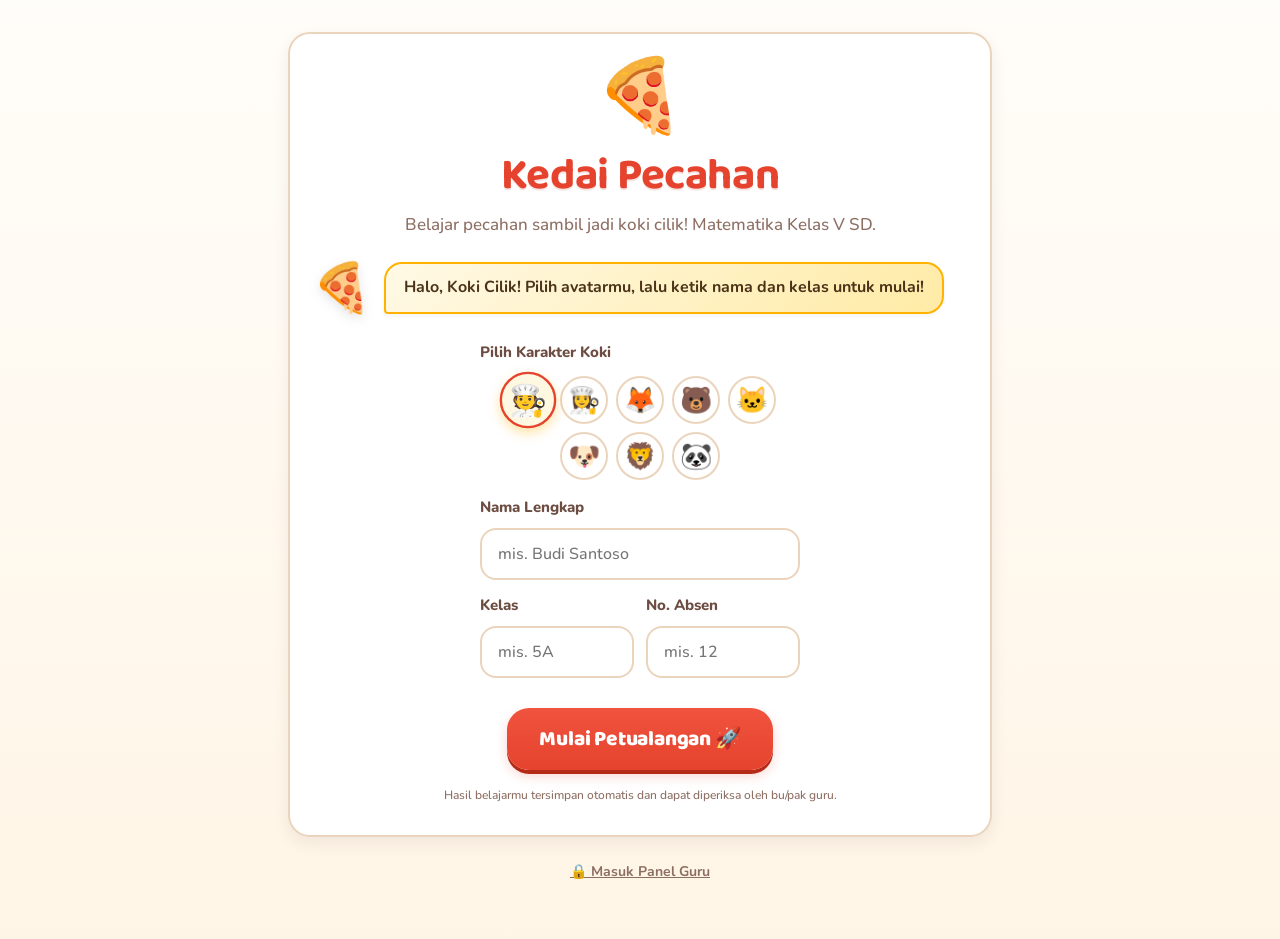
<file: index.html>
<!DOCTYPE html>
<html lang="id">
<head>
<meta charset="utf-8">
<meta name="viewport" content="width=device-width, initial-scale=1, viewport-fit=cover">
<meta name="theme-color" content="#E5432D">
<title>Kedai Pecahan - Game Edukasi Matematika</title>
<link rel="icon" href="data:image/svg+xml,<svg xmlns=%22http://www.w3.org/2000/svg%22 viewBox=%220 0 100 100%22><text y=%22.9em%22 font-size=%2290%22>🍕</text></svg>">
<link rel="preconnect" href="https://fonts.googleapis.com">
<link rel="preconnect" href="https://fonts.gstatic.com" crossorigin>
<link href="https://fonts.googleapis.com/css2?family=Baloo+2:wght@600;700;800&family=Nunito:wght@500;700;800&display=swap" rel="stylesheet">
<link rel="stylesheet" href="style.css">
</head>
<body>
<div id="app"></div>
<noscript>Aktifkan JavaScript untuk memainkan Kedai Pecahan.</noscript>
<script src="config.js"></script>
<script src="data.js"></script>
<script src="xlsx.js"></script>
<script src="storage.js"></script>
<script src="guru.js"></script>
<script src="app.js"></script>
</body>
</html>
</file>
<file: style.css>
/* =========================================================
   Kedai Pecahan: Web Game Edukasi Pecahan (Kelas V)
   Style Sheet - Modern, Playful, Kid-Friendly & Accessible
   ========================================================= */

:root {
  --bg: #FFF9F0;
  --bg-gradient: linear-gradient(180deg, #FFFDF9 0%, #FFF5E6 100%);
  --card: #FFFFFF;
  --card-subtle: #FFF8EE;
  --ink: #3E2723;
  --ink-light: #6D4C41;
  --mut: #8D6E63;
  --line: #EBD4BC;
  --line-strong: #D7BFA5;
  
  /* Palette Tematik: Kedai Pizza & Koki */
  --tom: #E5432D;
  --tom-hover: #F0533E;
  --tom-shadow: #B52B18;
  --bas: #27AE60;
  --bas-hover: #2ECC71;
  --bas-shadow: #1E8449;
  --che: #FFB300;
  --che-light: #FFF8E1;
  --che-shadow: #D68910;
  --slice: #FDE8C4;
  --slice-border: #8D5B4C;
  --crust: #8D4925;
  
  /* Status Chips */
  --gnb: #D5F5E3;
  --gn-text: #196F3D;
  --ylb: #FCF3CF;
  --yl-text: #9A7D0A;
  --rdb: #FADBD8;
  --rd-text: #943126;
  --gyb: #EAECEE;
  --gy-text: #5D6D7E;
  
  /* Map & Tile Theme Variables */
  --mis-bg: linear-gradient(135deg, #FFF8EE 0%, #FFF1DC 100%);
  --tile-ok-bg: linear-gradient(180deg, #FFFFFF 0%, #F0FBF4 100%);
  --tile-em-color: #D9531E;
  
  --shadow-sm: 0 2px 4px rgba(62, 39, 35, 0.05);
  --shadow-md: 0 6px 16px rgba(62, 39, 35, 0.08);
  --shadow-lg: 0 12px 28px rgba(62, 39, 35, 0.12);
  --radius-sm: 10px;
  --radius-md: 16px;
  --radius-lg: 22px;
  --radius-full: 9999px;
  
  color-scheme: light;
  padding-top: env(safe-area-inset-top, 0px);
  padding-bottom: env(safe-area-inset-bottom, 0px);
}

@media (prefers-color-scheme: dark) {
  :root {
    --bg: #221814;
    --bg-gradient: linear-gradient(180deg, #2A1E19 0%, #1D1410 100%);
    --card: #31231D;
    --card-subtle: #3D2D26;
    --ink: #FFF3E0;
    --ink-light: #E0CFC5;
    --mut: #BCAAA4;
    --line: #523D34;
    --line-strong: #6B5247;
    --slice: #563C2E;
    --slice-border: #FFE082;
    --gnb: #1E4620;
    --gn-text: #A9DFBF;
    --ylb: #4A3B12;
    --yl-text: #F9E79F;
    --rdb: #4A1B16;
    --rd-text: #F5B7B1;
    --gyb: #373330;
    --gy-text: #D5D8DC;
    --che-light: #4A3816;
    --mis-bg: linear-gradient(135deg, #3D2D26 0%, #35231B 100%);
    --tile-ok-bg: linear-gradient(180deg, #31231D 0%, #1E3F28 100%);
    --tile-em-color: #FFA726;
    --shadow-md: 0 6px 18px rgba(0, 0, 0, 0.35);
    color-scheme: dark;
  }
}

* {
  box-sizing: border-box;
  -webkit-tap-highlight-color: transparent;
}

html {
  scroll-behavior: smooth;
  scroll-padding-top: 80px;
}

body {
  margin: 0;
  background: var(--bg);
  background-image: var(--bg-gradient);
  min-height: 100vh;
  color: var(--ink);
  font: 500 17px/1.55 'Nunito', system-ui, -apple-system, sans-serif;
  text-rendering: optimizeLegibility;
  -webkit-font-smoothing: antialiased;
}

/* ================= Container ================= */
#app {
  max-width: 740px;
  margin: 0 auto;
  padding: 16px 18px 48px;
  min-height: 100vh;
}

#app.wide {
  max-width: 1140px;
}

/* ================= Tipografi ================= */
h1, h2, h3, .btn, .tile b, .stat b, .hdr-title, .brand {
  font-family: 'Baloo 2', system-ui, sans-serif;
  letter-spacing: -0.01em;
}

h1 {
  font-size: clamp(32px, 6vw, 44px);
  line-height: 1.1;
  margin: 8px 0 12px;
  color: var(--tom);
  text-shadow: 0 2px 0 rgba(181, 43, 24, 0.12);
}

h2 {
  font-size: 24px;
  margin: 24px 0 12px;
  color: var(--ink);
  display: flex;
  align-items: center;
  gap: 8px;
}

h3 {
  font-size: 20px;
  margin: 16px 0 8px;
}

p {
  margin: 8px 0;
}

.mut { color: var(--mut); }
.sm { font-size: 14px; }
.xs { font-size: 12px; }
.c { text-align: center; }
.bold { font-weight: 700; }

/* ================= Header ================= */
header {
  display: flex;
  justify-content: space-between;
  align-items: center;
  gap: 12px;
  padding: 10px 16px;
  margin: -6px -6px 20px -6px;
  background: var(--card);
  border: 2px solid var(--line);
  border-radius: var(--radius-lg);
  box-shadow: var(--shadow-sm);
  position: sticky;
  top: 10px;
  z-index: 50;
  -webkit-backdrop-filter: blur(8px);
  backdrop-filter: blur(8px);
}

.brand {
  display: flex;
  align-items: center;
  gap: 8px;
  font-size: 20px;
  font-weight: 800;
  color: var(--tom);
  cursor: pointer;
  border: 0;
  background: none;
  padding: 0;
  text-decoration: none;
}

.brand:hover {
  transform: scale(1.02);
}

.hdr-user {
  display: inline-flex;
  align-items: center;
  gap: 6px;
  background: var(--che-light);
  border: 1.5px solid var(--che);
  color: #7D4E00;
  padding: 4px 12px;
  border-radius: var(--radius-full);
  font-size: 14px;
  font-weight: 700;
}

.hdr-right {
  display: flex;
  align-items: center;
  gap: 8px;
}

.star-badge {
  display: inline-flex;
  align-items: center;
  gap: 4px;
  background: var(--che-light);
  border: 1.5px solid var(--che);
  color: #8C5300;
  font-family: 'Baloo 2', sans-serif;
  font-weight: 800;
  font-size: 16px;
  padding: 3px 10px;
  border-radius: var(--radius-full);
}

@media (prefers-color-scheme: dark) {
  .hdr-user, .star-badge {
    color: #FFE082;
  }
}

/* ================= Kartu (Card) ================= */
.card {
  background: var(--card);
  border: 2px solid var(--line);
  border-radius: var(--radius-lg);
  padding: 22px;
  margin: 16px 0;
  box-shadow: var(--shadow-md);
  position: relative;
  transition: box-shadow 0.2s ease, border-color 0.2s ease;
}

.card:hover {
  border-color: var(--line-strong);
}

.card.highlight {
  border-color: var(--che);
  background: linear-gradient(180deg, var(--card) 0%, var(--card-subtle) 100%);
}

.card h2 {
  margin-top: 0;
}

.logo {
  font-size: 72px;
  line-height: 1;
  margin: 4px 0 12px;
  display: inline-block;
  animation: floatMascot 3s ease-in-out infinite;
}

/* ================= Tombol (Buttons) ================= */
.btn {
  display: inline-flex;
  align-items: center;
  justify-content: center;
  gap: 8px;
  background: linear-gradient(180deg, var(--tom-hover) 0%, var(--tom) 100%);
  color: #FFFFFF;
  border: 0;
  border-radius: var(--radius-md);
  padding: 12px 24px;
  font-size: 18px;
  font-weight: 800;
  cursor: pointer;
  min-height: 48px;
  box-shadow: 0 4px 0 var(--tom-shadow), 0 6px 12px rgba(229, 67, 45, 0.22);
  transition: transform 0.1s ease, box-shadow 0.1s ease, filter 0.15s ease;
  -webkit-user-select: none;
  user-select: none;
  text-decoration: none;
}

.btn:hover {
  filter: brightness(1.05);
  transform: translateY(-1px);
  box-shadow: 0 5px 0 var(--tom-shadow), 0 8px 16px rgba(229, 67, 45, 0.28);
}

.btn:active {
  transform: translateY(3px);
  box-shadow: 0 1px 0 var(--tom-shadow), 0 2px 4px rgba(229, 67, 45, 0.2);
}

.btn.g {
  background: linear-gradient(180deg, var(--bas-hover) 0%, var(--bas) 100%);
  box-shadow: 0 4px 0 var(--bas-shadow), 0 6px 12px rgba(39, 174, 96, 0.22);
}

.btn.g:hover {
  box-shadow: 0 5px 0 var(--bas-shadow), 0 8px 16px rgba(39, 174, 96, 0.28);
}

.btn.g:active {
  box-shadow: 0 1px 0 var(--bas-shadow);
}

.btn.big {
  font-size: 21px;
  padding: 14px 32px;
  min-height: 54px;
  border-radius: var(--radius-lg);
}

.btn:disabled {
  opacity: 0.55;
  cursor: not-allowed;
  transform: none !important;
  box-shadow: none !important;
}

.ghost {
  display: inline-flex;
  align-items: center;
  justify-content: center;
  gap: 6px;
  background: var(--card);
  color: var(--ink);
  border: 2px solid var(--line);
  border-radius: var(--radius-md);
  padding: 8px 18px;
  font: inherit;
  font-weight: 700;
  font-size: 16px;
  cursor: pointer;
  min-height: 42px;
  box-shadow: 0 2px 0 var(--line);
  transition: all 0.15s ease;
  -webkit-user-select: none;
  user-select: none;
}

.ghost:hover {
  background: var(--card-subtle);
  border-color: var(--line-strong);
  transform: translateY(-1px);
}

.ghost:active {
  transform: translateY(2px);
  box-shadow: none;
}

.ghost.sel {
  border-color: var(--bas);
  background: var(--gnb);
  color: var(--gn-text);
  font-weight: 800;
  box-shadow: 0 2px 0 var(--bas);
}

.ghost.sm {
  padding: 4px 12px;
  font-size: 14px;
  min-height: 36px;
  border-radius: var(--radius-sm);
}

.ghost.sy {
  padding: 2px 10px;
  min-height: 34px;
  font-size: 16px;
}

.lnk {
  background: none;
  border: 0;
  color: var(--mut);
  font: inherit;
  font-size: 14px;
  font-weight: 700;
  text-decoration: underline;
  cursor: pointer;
  padding: 8px 12px;
  border-radius: var(--radius-sm);
  transition: color 0.15s ease;
}

.lnk:hover {
  color: var(--tom);
}

.btn:focus-visible,
.ghost:focus-visible,
.tile:focus-visible,
.sl:focus-visible,
.mc:focus-visible,
input:focus-visible,
select:focus-visible,
.lnk:focus-visible,
.tb:focus-visible,
.rw:focus-visible {
  outline: 3px solid var(--che);
  outline-offset: 2px;
}

.row {
  display: flex;
  gap: 12px;
  flex-wrap: wrap;
  justify-content: center;
  align-items: center;
  margin: 16px 0;
}

/* ================= Form & Input ================= */
.form {
  max-width: 320px;
  margin: 16px auto;
  text-align: left;
}

.form label {
  display: block;
  font-weight: 800;
  font-size: 15px;
  margin-bottom: 4px;
  color: var(--ink-light);
}

input[type="text"],
input[type="password"],
select {
  font: inherit;
  font-size: 16px;
  padding: 12px 16px;
  border-radius: var(--radius-md);
  border: 2px solid var(--line);
  background: var(--card);
  color: var(--ink);
  width: 100%;
  margin: 4px 0 14px;
  transition: border-color 0.2s ease, box-shadow 0.2s ease;
}

input[type="text"]:focus,
input[type="password"]:focus,
select:focus {
  border-color: var(--tom);
  box-shadow: 0 0 0 3px rgba(229, 67, 45, 0.15);
  outline: none;
}

.two {
  display: grid;
  grid-template-columns: 1fr 1fr;
  gap: 12px;
}

input[type="range"] {
  width: 100%;
  height: 10px;
  border-radius: var(--radius-full);
  background: var(--line);
  accent-color: var(--tom);
  cursor: pointer;
  margin: 12px 0;
}

/* Avatar Selector */
.avatar-grid {
  display: flex;
  gap: 8px;
  justify-content: center;
  flex-wrap: wrap;
  margin: 12px 0 16px;
}

.avatar-btn {
  width: 48px;
  height: 48px;
  border-radius: var(--radius-full);
  border: 2px solid var(--line);
  background: var(--card);
  font-size: 26px;
  display: inline-flex;
  align-items: center;
  justify-content: center;
  cursor: pointer;
  transition: all 0.15s ease;
}

.avatar-btn:hover {
  transform: scale(1.12);
  border-color: var(--che);
}

.avatar-btn.sel {
  border-color: var(--tom);
  background: var(--che-light);
  transform: scale(1.18);
  box-shadow: 0 4px 10px rgba(255, 179, 0, 0.35);
}

/* ================= Pico Mascot ================= */
.pico {
  display: flex;
  gap: 12px;
  align-items: center;
  margin: 12px 0;
  animation: popIn 0.3s ease-out;
}

.pi {
  font-size: 48px;
  flex: none;
  filter: drop-shadow(0 4px 6px rgba(0,0,0,0.1));
}

.bub {
  background: linear-gradient(135deg, #FFF9E6 0%, #FFEBA6 100%);
  color: #4A3319;
  border: 2px solid var(--che);
  border-radius: 18px 18px 18px 4px;
  padding: 12px 18px;
  font-weight: 700;
  font-size: 16px;
  line-height: 1.45;
  box-shadow: var(--shadow-sm);
  position: relative;
}

.bub b, .bub strong {
  color: #7D4E00;
}

@media (prefers-color-scheme: dark) {
  .bub {
    background: linear-gradient(135deg, #4A3816 0%, #3B2B0C 100%);
    color: #FFF3E0;
    border-color: #F1C40F;
  }
  .bub b, .bub strong {
    color: #FFE082;
  }
}

/* ================= Grid & Mission Tiles ================= */
.grid {
  display: grid;
  grid-template-columns: repeat(3, 1fr);
  gap: 14px;
  margin: 12px 0 20px;
}

.tile {
  background: var(--card);
  border: 2px solid var(--line);
  border-radius: var(--radius-lg);
  padding: 16px 12px;
  color: var(--ink);
  cursor: pointer;
  display: flex;
  flex-direction: column;
  align-items: center;
  text-align: center;
  gap: 6px;
  font: inherit;
  box-shadow: 0 4px 0 var(--line), var(--shadow-sm);
  transition: all 0.18s cubic-bezier(0.34, 1.56, 0.64, 1);
  position: relative;
  text-decoration: none;
}

.tile:hover:not(.lock) {
  transform: translateY(-4px);
  border-color: var(--tom);
  box-shadow: 0 8px 0 var(--line-strong), var(--shadow-md);
}

.tile:active:not(.lock) {
  transform: translateY(2px);
  box-shadow: 0 2px 0 var(--line);
}

.tile span, .tile-icon {
  font-size: 38px;
  line-height: 1;
  margin-bottom: 2px;
  display: inline-block;
  transition: transform 0.2s ease;
}

.tile:hover:not(.lock) span,
.tile:hover:not(.lock) .tile-icon {
  transform: scale(1.15) rotate(4deg);
}

.tile-text {
  display: flex;
  flex-direction: column;
  align-items: center;
  gap: 2px;
  min-width: 0;
  width: 100%;
}

.tile b {
  font-size: 17px;
  line-height: 1.25;
  color: var(--ink);
  display: block;
}

.tile small {
  color: var(--mut);
  font-size: 13px;
  line-height: 1.3;
  display: block;
}

.tile em {
  font-style: normal;
  font-size: 14px;
  font-weight: 800;
  min-height: 22px;
  color: var(--tile-em-color, #E5432D);
  margin-top: 4px;
  display: block;
}

.tile.ok {
  border-color: var(--bas);
  background: var(--tile-ok-bg);
  box-shadow: 0 4px 0 var(--bas), var(--shadow-sm);
}

.tile.ok b {
  color: var(--ink);
}

.tile.ok em {
  color: var(--bas);
}

.tile.lock {
  opacity: 0.68;
  cursor: not-allowed;
  filter: grayscale(0.25);
  background: var(--card-subtle);
}

.tile.lock b {
  color: var(--mut);
}

.tile.lock em {
  color: var(--mut);
}

.mis {
  background: var(--mis-bg);
  border-color: var(--che);
  color: var(--ink);
}

.mis b, .mis strong {
  color: var(--ink);
}

.mis ol {
  margin: 10px 0 0;
  padding-left: 22px;
  line-height: 1.7;
  color: var(--ink);
}

.mis li {
  color: var(--ink);
  margin: 3px 0;
}

/* ================= Pizza SVG & Pecahan ================= */
.pz {
  width: min(260px, 75vw);
  display: block;
  margin: 12px auto;
  filter: drop-shadow(0 6px 12px rgba(62, 39, 35, 0.12));
}

.sl {
  fill: var(--slice);
  stroke: var(--crust);
  stroke-width: 3;
  transition: fill 0.18s ease, transform 0.18s ease;
  transform-origin: 110px 110px;
}

.sl[role="button"] {
  cursor: pointer;
}

.sl[role="button"]:hover {
  fill: #FFE3AD;
  transform: scale(1.02);
}

.sl:not([role="button"]) {
  cursor: default;
  pointer-events: none;
}

.sl.on {
  fill: var(--tom);
}

/* Notasi Pecahan */
.fr {
  display: inline-flex;
  flex-direction: column;
  align-items: center;
  vertical-align: middle;
  font-family: 'Baloo 2', system-ui, sans-serif;
  font-weight: 800;
  line-height: 1;
  margin: 0 4px;
  font-size: 1.25em;
}

.fr i {
  display: block;
  width: 100%;
  height: 3.5px;
  background: var(--ink);
  margin: 3px 0;
  border-radius: 3px;
}

.nu { color: var(--tom); }
.de { color: var(--bas); }

.big .fr {
  font-size: 2.5em;
}

/* Batang Pecahan */
.bar {
  display: flex;
  height: 36px;
  border: 2.5px solid var(--ink);
  border-radius: 10px;
  overflow: hidden;
  margin: 6px 0 12px;
  background: var(--card);
  box-shadow: inset 0 2px 4px rgba(0,0,0,0.06);
}

.bar span {
  flex: 1;
  border-right: 2px dashed var(--line-strong);
  background: var(--slice);
  transition: background 0.2s ease;
}

.bar span:last-child {
  border-right: 0;
}

.bar span.f {
  background: linear-gradient(180deg, #FFCA28 0%, #FFA000 100%);
}

.bw {
  position: relative;
  margin: 12px 0;
}

.bw u {
  position: absolute;
  top: -6px;
  bottom: -6px;
  border-left: 4px dashed var(--tom);
  z-index: 10;
  pointer-events: none;
  animation: pulseGlow 1.5s infinite;
}

.lab {
  font-weight: 800;
  font-size: 20px;
  margin-bottom: 2px;
}

.plus {
  font: 800 32px 'Baloo 2', sans-serif;
  text-align: center;
  line-height: 1;
  color: var(--tom);
  margin: 6px 0;
}

.kp {
  margin-bottom: 12px;
}

/* ================= Game Level Elements ================= */
/* Level 2: Memory Match */
.mg {
  display: grid;
  grid-template-columns: repeat(4, 1fr);
  gap: 10px;
  margin: 16px 0;
}

.mc {
  min-height: 100px;
  border-radius: var(--radius-md);
  border: 3px solid var(--bas-shadow);
  background: linear-gradient(135deg, var(--bas-hover) 0%, var(--bas) 100%);
  color: #FFFFFF;
  font: 800 32px 'Baloo 2', sans-serif;
  cursor: pointer;
  display: flex;
  flex-direction: column;
  align-items: center;
  justify-content: center;
  padding: 6px;
  box-shadow: 0 4px 0 var(--bas-shadow), var(--shadow-sm);
  transition: all 0.2s cubic-bezier(0.34, 1.56, 0.64, 1);
  -webkit-user-select: none;
  user-select: none;
}

.mc:hover {
  transform: translateY(-2px);
  filter: brightness(1.05);
}

.mc.o {
  background: var(--card);
  border-color: var(--line-strong);
  color: var(--ink);
  box-shadow: 0 4px 0 var(--line-strong);
  animation: popIn 0.2s ease-out;
}

.mc.m {
  background: #E8F8EE;
  border-color: var(--bas);
  color: var(--ink);
  box-shadow: 0 4px 0 var(--bas);
  opacity: 0.95;
}

.mc .bar {
  width: 90%;
  height: 12px;
  margin: 6px 0 0;
}

/* Level 3 & Kuis Options */
.opt {
  display: block;
  width: 100%;
  margin: 10px 0;
  text-align: left;
  font-size: 18px;
  padding: 14px 20px;
  border-radius: var(--radius-md);
  background: var(--card);
  color: var(--ink);
  border: 2px solid var(--line);
  box-shadow: 0 3px 0 var(--line);
  transition: all 0.15s ease;
}

.opt:hover:not(.r):not(.w) {
  border-color: var(--che);
  background: var(--che-light);
  transform: translateY(-1px);
}

.opt.w {
  background: var(--rdb);
  border-color: var(--tom);
  color: var(--rd-text);
  box-shadow: 0 3px 0 var(--tom-shadow);
}

.opt.r {
  background: var(--gnb);
  border-color: var(--bas);
  color: var(--gn-text);
  box-shadow: 0 3px 0 var(--bas-shadow);
}

.stars {
  font-size: 44px;
  text-align: center;
  margin: 8px 0;
  letter-spacing: 4px;
  animation: popIn 0.4s cubic-bezier(0.34, 1.56, 0.64, 1);
}

.good { color: var(--bas); font-weight: 800; }
.bad { color: var(--tom); font-weight: 800; }

/* Status Chip */
.chip {
  display: inline-flex;
  align-items: center;
  border-radius: var(--radius-full);
  padding: 2px 12px;
  font-size: 13px;
  font-weight: 800;
  white-space: nowrap;
}

.chip.gn { background: var(--gnb); color: var(--gn-text); }
.chip.yl { background: var(--ylb); color: var(--yl-text); }
.chip.rd { background: var(--rdb); color: var(--rd-text); }
.chip.gy { background: var(--gyb); color: var(--gy-text); }

/* ================= Panel Guru ================= */
.tabs {
  display: flex;
  gap: 8px;
  flex-wrap: wrap;
  border-bottom: 2px solid var(--line);
  margin-bottom: 16px;
}

.tb {
  background: none;
  border: 0;
  border-bottom: 4px solid transparent;
  font: 800 17px 'Baloo 2', sans-serif;
  color: var(--mut);
  padding: 10px 14px;
  cursor: pointer;
  transition: all 0.15s ease;
}

.tb:hover {
  color: var(--ink);
}

.tb.on {
  color: var(--tom);
  border-bottom-color: var(--tom);
}

.stats {
  display: grid;
  grid-template-columns: repeat(auto-fit, minmax(130px, 1fr));
  gap: 12px;
  margin: 12px 0 20px;
}

.stat {
  background: var(--card);
  border: 2px solid var(--line);
  border-radius: var(--radius-md);
  padding: 14px 10px;
  text-align: center;
  box-shadow: var(--shadow-sm);
}

.stat b {
  display: block;
  font-size: 32px;
  line-height: 1.1;
  color: var(--ink);
}

.stat span {
  font-size: 13px;
  color: var(--mut);
  font-weight: 700;
}

.stat.gn { background: var(--gnb); border-color: #A9DFBF; }
.stat.gn b { color: var(--gn-text); }
.stat.yl { background: var(--ylb); border-color: #F9E79F; }
.stat.yl b { color: var(--yl-text); }
.stat.rd { background: var(--rdb); border-color: #F5B7B1; }
.stat.rd b { color: var(--rd-text); }
.stat.gy { background: var(--gyb); border-color: #D5D8DC; }
.stat.gy b { color: var(--gy-text); }

.bar2 {
  display: flex;
  gap: 10px;
  flex-wrap: wrap;
  align-items: center;
  justify-content: flex-start;
  margin: 14px 0;
}

.bar2 input, .bar2 select {
  width: auto;
  min-width: 170px;
  margin: 0;
  padding: 8px 12px;
}

.tw {
  overflow-x: auto;
  border: 2px solid var(--line);
  border-radius: var(--radius-md);
  background: var(--card);
  box-shadow: var(--shadow-sm);
  margin: 12px 0;
}

table {
  border-collapse: collapse;
  width: 100%;
  font-size: 15px;
}

th, td {
  padding: 10px 14px;
  text-align: left;
  border-bottom: 1px solid var(--line);
  vertical-align: middle;
}

th {
  background: var(--card-subtle);
  font-family: 'Baloo 2', sans-serif;
  font-weight: 800;
  white-space: nowrap;
  color: var(--ink-light);
}

.rw {
  cursor: pointer;
  transition: background 0.15s ease;
}

.rw:hover {
  background: var(--card-subtle);
}

.kd {
  min-width: 200px;
  font-size: 14px;
}

.dt td {
  background: var(--bg);
  padding: 16px;
}

.dg {
  display: grid;
  grid-template-columns: repeat(auto-fit, minmax(200px, 1fr));
  gap: 12px;
  font-size: 14px;
}

code {
  background: var(--card-subtle);
  border: 1px solid var(--line);
  border-radius: 6px;
  padding: 2px 6px;
  font-family: ui-monospace, SFMono-Regular, Consolas, monospace;
  font-size: 0.9em;
}

code.wrap {
  word-break: break-all;
  display: inline-block;
}

/* ================= Keyframes & Animations ================= */
@keyframes floatMascot {
  0%, 100% { transform: translateY(0); }
  50% { transform: translateY(-8px); }
}

@keyframes popIn {
  0% { transform: scale(0.92); opacity: 0; }
  100% { transform: scale(1); opacity: 1; }
}

@keyframes pulseGlow {
  0%, 100% { opacity: 1; }
  50% { opacity: 0.4; }
}

/* ================= Responsive Breakpoints ================= */
@media (max-width: 600px) {
  #app {
    padding: 10px 12px 36px;
  }
  
  header {
    padding: 8px 12px;
    margin-bottom: 14px;
  }
  
  .brand {
    font-size: 18px;
  }
  
  .hdr-user {
    display: none; /* Hemat ruang di HP */
  }
  
  .grid {
    grid-template-columns: 1fr;
    gap: 10px;
  }
  
  .tile {
    flex-direction: row;
    text-align: left;
    padding: 14px 16px;
    gap: 14px;
    align-items: center;
  }
  
  .tile span, .tile-icon {
    font-size: 34px;
    flex-shrink: 0;
    margin-bottom: 0;
  }
  
  .tile-text {
    flex: 1;
    align-items: flex-start;
    text-align: left;
    min-width: 0;
  }

  .tile b {
    font-size: 16px;
  }

  .tile small {
    font-size: 13px;
  }
  
  .tile em {
    margin-top: 0;
    margin-left: auto;
    flex-shrink: 0;
    font-size: 13px;
    text-align: right;
  }
  
  .mg {
    grid-template-columns: repeat(2, 1fr);
  }
  
  .mc {
    min-height: 84px;
    font-size: 26px;
  }
  
  h1 {
    font-size: 34px;
  }
  
  .card {
    padding: 16px;
    border-radius: var(--radius-md);
  }
  
  .btn {
    width: 100%;
  }
  
  .row {
    flex-direction: column;
  }
  
  .row .ghost,
  .row .btn {
    width: 100%;
  }
}

/* Print Optimization */
@media print {
  body {
    background: #fff;
    color: #000;
  }
  header, .row, button, .tabs, .bar2 {
    display: none !important;
  }
  .card {
    border: 1px solid #ccc;
    box-shadow: none;
    page-break-inside: avoid;
  }
}

@media (prefers-reduced-motion: reduce) {
  *, ::before, ::after {
    animation-duration: 0.001ms !important;
    animation-iteration-count: 1 !important;
    transition-duration: 0.001ms !important;
  }
}
</file>
